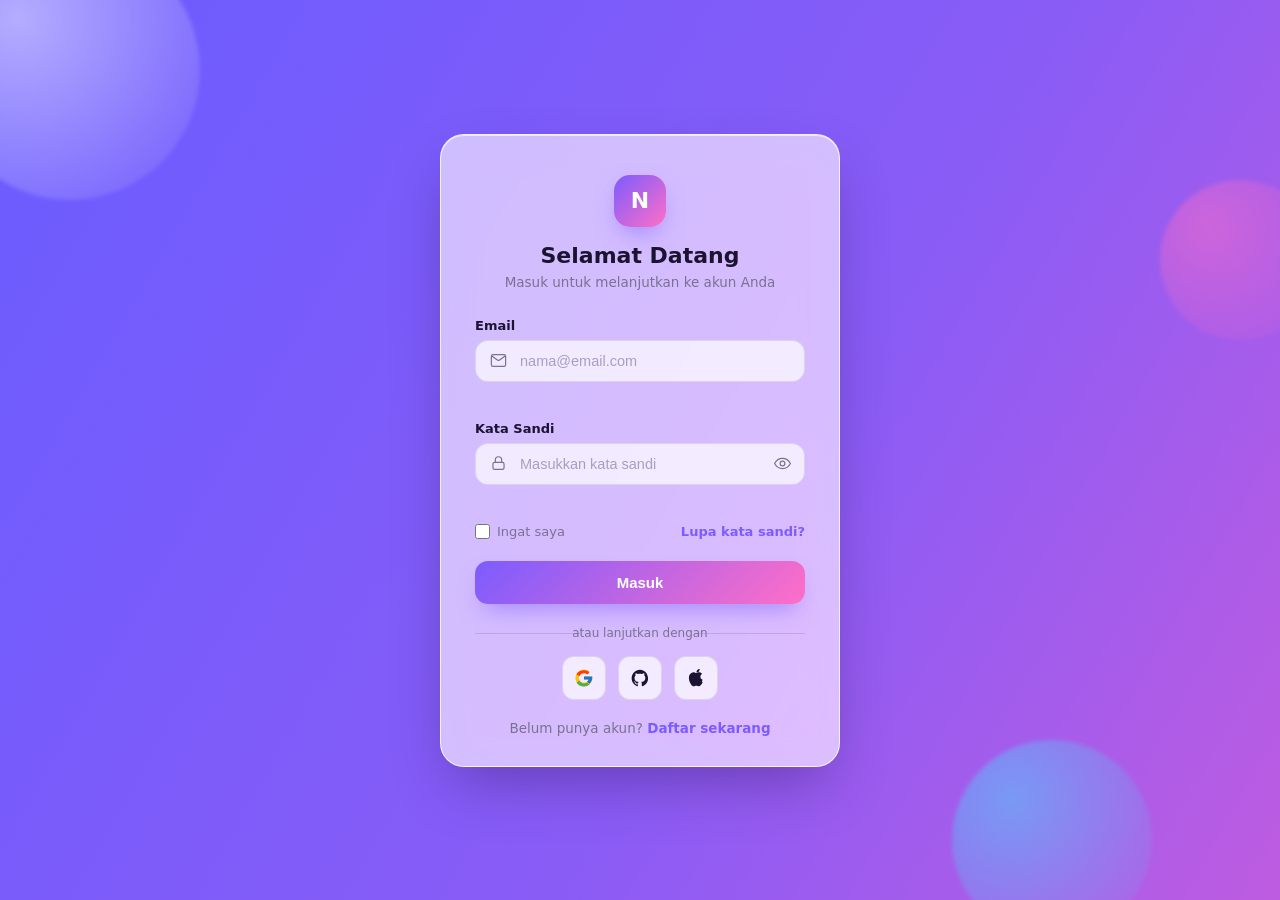
<file: index.html>
<!DOCTYPE html>
<html lang="id">
<head>
<meta charset="UTF-8">
<meta name="viewport" content="width=device-width, initial-scale=1.0">
<title>Login</title>
<link rel="stylesheet" href="style.css">
</head>
<body>

<div class="bg-shapes">
  <span class="shape s1"></span>
  <span class="shape s2"></span>
  <span class="shape s3"></span>
</div>

<div class="card" id="card">
  <div class="brand">
    <div class="logo">N</div>
    <h1>Selamat Datang</h1>
    <p class="subtitle">Masuk untuk melanjutkan ke akun Anda</p>
  </div>

  <form id="loginForm" novalidate>
    <div class="field">
      <label for="email">Email</label>
      <div class="input-wrap">
        <svg class="icon" viewBox="0 0 24 24" fill="none"><path d="M3 6.5C3 5.4 3.9 4.5 5 4.5H19C20.1 4.5 21 5.4 21 6.5V17.5C21 18.6 20.1 19.5 19 19.5H5C3.9 19.5 3 18.6 3 17.5V6.5Z" stroke="currentColor" stroke-width="1.5"/><path d="M4 6.5L11.1 11.6C11.6 12 12.4 12 12.9 11.6L20 6.5" stroke="currentColor" stroke-width="1.5" stroke-linecap="round"/></svg>
        <input type="email" id="email" name="email" placeholder="nama@email.com" autocomplete="email" required>
      </div>
      <span class="error" id="emailError"></span>
    </div>

    <div class="field">
      <label for="password">Kata Sandi</label>
      <div class="input-wrap">
        <svg class="icon" viewBox="0 0 24 24" fill="none"><rect x="5" y="10.5" width="14" height="9" rx="2" stroke="currentColor" stroke-width="1.5"/><path d="M8 10.5V7.5C8 5.29 9.79 3.5 12 3.5C14.21 3.5 16 5.29 16 7.5V10.5" stroke="currentColor" stroke-width="1.5"/></svg>
        <input type="password" id="password" name="password" placeholder="Masukkan kata sandi" autocomplete="current-password" required minlength="6">
        <button type="button" class="toggle-pass" id="togglePass" aria-label="Tampilkan kata sandi">
          <svg class="icon eye-open" viewBox="0 0 24 24" fill="none"><path d="M2 12C2 12 5.5 5.5 12 5.5C18.5 5.5 22 12 22 12C22 12 18.5 18.5 12 18.5C5.5 18.5 2 12 2 12Z" stroke="currentColor" stroke-width="1.5"/><circle cx="12" cy="12" r="3" stroke="currentColor" stroke-width="1.5"/></svg>
          <svg class="icon eye-closed" viewBox="0 0 24 24" fill="none" style="display:none"><path d="M3 3L21 21" stroke="currentColor" stroke-width="1.5" stroke-linecap="round"/><path d="M9.9 5.1C10.6 5 11.3 4.9 12 4.9C18.5 4.9 22 11.4 22 11.4C22 11.4 20.9 13.4 18.8 15.2M6.4 6.6C3.7 8.4 2 11.4 2 11.4C2 11.4 5.5 17.9 12 17.9C13.4 17.9 14.6 17.6 15.7 17.1" stroke="currentColor" stroke-width="1.5" stroke-linecap="round"/></svg>
        </button>
      </div>
      <span class="error" id="passwordError"></span>
    </div>

    <div class="row-between">
      <label class="checkbox">
        <input type="checkbox" id="remember">
        <span>Ingat saya</span>
      </label>
      <a href="#" class="link">Lupa kata sandi?</a>
    </div>

    <button type="submit" class="submit-btn" id="submitBtn">
      <span class="btn-text">Masuk</span>
      <span class="spinner" aria-hidden="true"></span>
    </button>

    <div class="divider"><span>atau lanjutkan dengan</span></div>

    <div class="social-row">
      <button type="button" class="social-btn" aria-label="Masuk dengan Google">
        <svg viewBox="0 0 48 48" width="20" height="20"><path fill="#FFC107" d="M43.6 20.5H42V20.5H24V27.5H35.3C33.7 32.1 29.4 35.5 24 35.5C17.1 35.5 11.5 29.9 11.5 23C11.5 16.1 17.1 10.5 24 10.5C27.1 10.5 29.9 11.6 32.1 13.5L37.1 8.5C33.7 5.4 29.1 3.5 24 3.5C12.7 3.5 3.5 12.7 3.5 24C3.5 35.3 12.7 44.5 24 44.5C35.3 44.5 44.5 35.3 44.5 24C44.5 22.8 44.3 21.6 43.6 20.5Z"/><path fill="#FF3D00" d="M6.3 14.7L12.9 19.5C14.6 15.4 18.9 12.5 24 12.5C27.1 12.5 29.9 13.6 32.1 15.5L37.1 10.5C33.7 7.4 29.1 5.5 24 5.5C16.4 5.5 9.8 9.6 6.3 14.7Z"/><path fill="#4CAF50" d="M24 44.5C29 44.5 33.5 42.7 36.9 39.7L31.3 35C29.4 36.4 26.9 37.3 24 37.3C18.9 37.3 14.6 34.3 12.9 30.2L6.3 35.1C9.7 40.4 16.4 44.5 24 44.5Z"/><path fill="#1976D2" d="M43.6 20.5H42V20.5H24V27.5H35.3C34.6 29.8 33.1 31.8 31.3 33.2L31.3 33.2L36.9 37.9C40.6 34.5 43.5 29.6 43.5 24C43.5 22.8 44.3 21.6 43.6 20.5Z"/></svg>
      </button>
      <button type="button" class="social-btn" aria-label="Masuk dengan GitHub">
        <svg viewBox="0 0 24 24" width="20" height="20" fill="currentColor"><path d="M12 2C6.48 2 2 6.58 2 12.25C2 16.77 4.87 20.6 8.84 21.94C9.34 22.03 9.5 21.71 9.5 21.43C9.5 21.19 9.49 20.4 9.49 19.55C7 20.06 6.35 18.94 6.15 18.35C6.03 18.05 5.53 17.15 5.09 16.91C4.73 16.72 4.21 16.21 5.08 16.2C5.9 16.19 6.48 16.98 6.68 17.29C7.62 18.9 9.11 18.45 9.68 18.18C9.77 17.5 10.04 17.05 10.34 16.79C7.94 16.53 5.44 15.57 5.44 11.72C5.44 10.62 5.82 9.71 6.7 9.01C6.58 8.75 6.24 7.71 6.8 6.34C6.8 6.34 7.67 6.07 9.5 7.3C10.27 7.09 11.09 6.98 11.91 6.98C12.73 6.98 13.55 7.09 14.32 7.3C16.15 6.06 17.02 6.34 17.02 6.34C17.58 7.71 17.24 8.75 17.12 9.01C18 9.71 18.38 10.61 18.38 11.72C18.38 15.58 15.87 16.53 13.47 16.79C13.85 17.11 14.18 17.75 14.18 18.72C14.18 20.11 14.17 21.08 14.17 21.43C14.17 21.71 14.33 22.04 14.82 21.94C16.8 21.27 18.53 20.06 19.77 18.42C21.02 16.79 21.7 14.79 21.7 12.72C21.7 6.58 17.22 2 12 2Z"/></svg>
      </button>
      <button type="button" class="social-btn" aria-label="Masuk dengan Apple">
        <svg viewBox="0 0 24 24" width="20" height="20" fill="currentColor"><path d="M16.4 1.2c.1 1.1-.3 2.1-1 2.9-.7.8-1.8 1.5-2.9 1.4-.1-1.1.3-2.2 1-3 .7-.8 1.9-1.4 2.9-1.3zM20 17.1c-.4.9-.8 1.7-1.4 2.5-.8 1.1-1.7 2.4-3.1 2.4-1.3 0-1.7-.8-3.1-.8-1.5 0-1.9.8-3.2.8-1.3 0-2.3-1.2-3.1-2.3-2.1-2.9-3.7-8.2-1.6-11.8 1-1.8 2.9-2.9 4.7-2.9 1.3 0 2.2.9 3.3.9 1.1 0 1.8-.9 3.3-.9 1.3 0 2.6.7 3.6 1.9-3.1 1.8-2.6 6.3.6 7.2-.2.7-.6 1.3-1 2z"/></svg>
      </button>
    </div>

    <p class="signup-text">Belum punya akun? <a href="#" class="link strong">Daftar sekarang</a></p>
  </form>
</div>

<script src="script.js"></script>
</body>
</html>
</file>
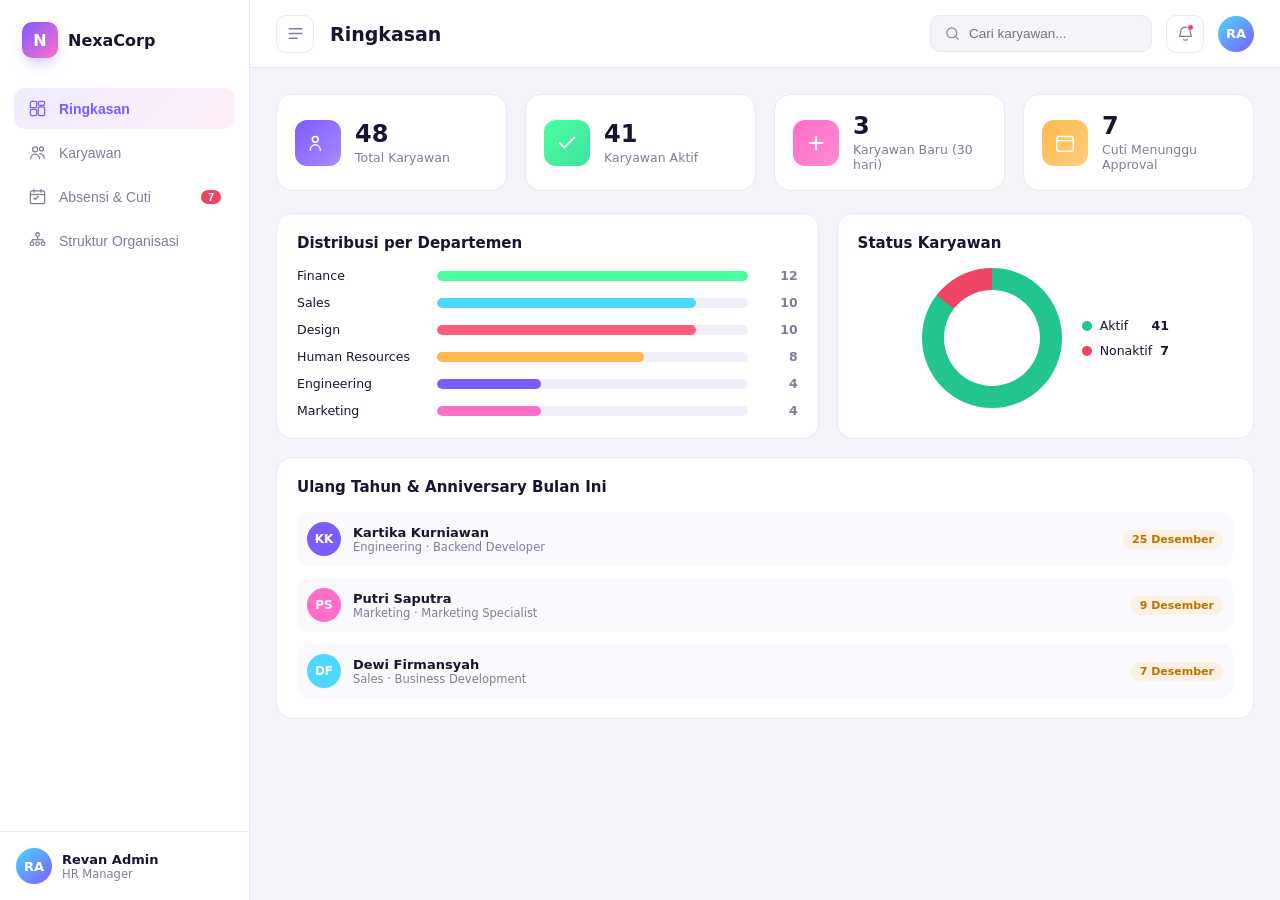
<file: dashboard.html>
<!DOCTYPE html>
<html lang="id">
<head>
<meta charset="UTF-8">
<meta name="viewport" content="width=device-width, initial-scale=1.0">
<title>Dashboard Karyawan</title>
<link rel="stylesheet" href="dashboard.css">
</head>
<body>

<div class="app">
  <div class="sidebar-overlay" id="sidebarOverlay"></div>

  <aside class="sidebar" id="sidebar">
    <div class="sidebar-brand">
      <div class="logo">N</div>
      <span class="brand-name">NexaCorp</span>
    </div>

    <nav class="nav">
      <button class="nav-item active" data-view="overview">
        <svg viewBox="0 0 24 24" fill="none"><rect x="3" y="3" width="8" height="8" rx="2" stroke="currentColor" stroke-width="1.6"/><rect x="13" y="3" width="8" height="5" rx="2" stroke="currentColor" stroke-width="1.6"/><rect x="13" y="10" width="8" height="11" rx="2" stroke="currentColor" stroke-width="1.6"/><rect x="3" y="13" width="8" height="8" rx="2" stroke="currentColor" stroke-width="1.6"/></svg>
        <span>Ringkasan</span>
      </button>
      <button class="nav-item" data-view="employees">
        <svg viewBox="0 0 24 24" fill="none"><circle cx="9" cy="8" r="3.2" stroke="currentColor" stroke-width="1.6"/><path d="M3.5 20C3.5 16.5 6 14 9 14C12 14 14.5 16.5 14.5 20" stroke="currentColor" stroke-width="1.6" stroke-linecap="round"/><circle cx="17" cy="7.5" r="2.5" stroke="currentColor" stroke-width="1.6"/><path d="M14.8 13.5C17.4 13.7 19.7 15.8 20.5 19" stroke="currentColor" stroke-width="1.6" stroke-linecap="round"/></svg>
        <span>Karyawan</span>
      </button>
      <button class="nav-item" data-view="leave">
        <svg viewBox="0 0 24 24" fill="none"><rect x="3" y="5" width="18" height="16" rx="2.5" stroke="currentColor" stroke-width="1.6"/><path d="M3 9.5H21" stroke="currentColor" stroke-width="1.6"/><path d="M7.5 3V6.5M16.5 3V6.5" stroke="currentColor" stroke-width="1.6" stroke-linecap="round"/><path d="M7.5 14L9.2 15.7L13 12" stroke="currentColor" stroke-width="1.6" stroke-linecap="round" stroke-linejoin="round"/></svg>
        <span>Absensi & Cuti</span>
        <span class="nav-badge" id="pendingBadge">0</span>
      </button>
      <button class="nav-item" data-view="orgchart">
        <svg viewBox="0 0 24 24" fill="none"><circle cx="12" cy="4.5" r="2.3" stroke="currentColor" stroke-width="1.6"/><path d="M12 6.8V11" stroke="currentColor" stroke-width="1.6"/><path d="M5 11H19" stroke="currentColor" stroke-width="1.6"/><path d="M5 11V13.5M19 11V13.5" stroke="currentColor" stroke-width="1.6"/><circle cx="5" cy="16" r="2.3" stroke="currentColor" stroke-width="1.6"/><circle cx="12" cy="16" r="2.3" stroke="currentColor" stroke-width="1.6"/><circle cx="19" cy="16" r="2.3" stroke="currentColor" stroke-width="1.6"/><path d="M12 13.5V13.7" stroke="currentColor" stroke-width="1.6"/></svg>
        <span>Struktur Organisasi</span>
      </button>
    </nav>

    <div class="sidebar-footer">
      <div class="user-mini">
        <div class="avatar-mini">RA</div>
        <div class="user-mini-info">
          <strong>Revan Admin</strong>
          <small>HR Manager</small>
        </div>
      </div>
    </div>
  </aside>

  <div class="main">
    <header class="topbar">
      <button class="icon-btn menu-toggle" id="menuToggle" aria-label="Buka menu">
        <svg viewBox="0 0 24 24" fill="none"><path d="M4 6H20M4 12H20M4 18H14" stroke="currentColor" stroke-width="1.8" stroke-linecap="round"/></svg>
      </button>
      <h2 class="page-title" id="pageTitle">Ringkasan</h2>

      <div class="topbar-actions">
        <div class="search-box">
          <svg viewBox="0 0 24 24" fill="none"><circle cx="11" cy="11" r="7" stroke="currentColor" stroke-width="1.6"/><path d="M20 20L16.5 16.5" stroke="currentColor" stroke-width="1.6" stroke-linecap="round"/></svg>
          <input type="text" id="globalSearch" placeholder="Cari karyawan...">
        </div>
        <button class="icon-btn" aria-label="Notifikasi">
          <svg viewBox="0 0 24 24" fill="none"><path d="M6 9.5C6 6 8.7 4 12 4C15.3 4 18 6 18 9.5C18 13 19.5 14 19.5 15.5H4.5C4.5 14 6 13 6 9.5Z" stroke="currentColor" stroke-width="1.6" stroke-linejoin="round"/><path d="M9.5 18.5C9.5 19.6 10.6 20.5 12 20.5C13.4 20.5 14.5 19.6 14.5 18.5" stroke="currentColor" stroke-width="1.6"/></svg>
          <span class="dot"></span>
        </button>
        <div class="avatar-mini topbar-avatar">RA</div>
      </div>
    </header>

    <div class="content">

      <!-- OVERVIEW -->
      <section class="view active" id="view-overview">
        <div class="stat-grid">
          <div class="stat-card">
            <div class="stat-icon" style="background:linear-gradient(135deg,#7c5cff,#a78bff)">
              <svg viewBox="0 0 24 24" fill="none"><circle cx="9" cy="8" r="3.2" stroke="white" stroke-width="1.6"/><path d="M3.5 20C3.5 16.5 6 14 9 14C12 14 14.5 16.5 14.5 20" stroke="white" stroke-width="1.6" stroke-linecap="round"/></svg>
            </div>
            <div class="stat-info">
              <span class="stat-value" data-count="0">0</span>
              <span class="stat-label">Total Karyawan</span>
            </div>
          </div>
          <div class="stat-card">
            <div class="stat-icon" style="background:linear-gradient(135deg,#4cff9e,#3ee2a0)">
              <svg viewBox="0 0 24 24" fill="none"><path d="M4 12L9 17L20 6" stroke="white" stroke-width="2" stroke-linecap="round" stroke-linejoin="round"/></svg>
            </div>
            <div class="stat-info">
              <span class="stat-value" data-count="0">0</span>
              <span class="stat-label">Karyawan Aktif</span>
            </div>
          </div>
          <div class="stat-card">
            <div class="stat-icon" style="background:linear-gradient(135deg,#ff6ec7,#ff8bd3)">
              <svg viewBox="0 0 24 24" fill="none"><path d="M12 5V19M5 12H19" stroke="white" stroke-width="2" stroke-linecap="round"/></svg>
            </div>
            <div class="stat-info">
              <span class="stat-value" data-count="0">0</span>
              <span class="stat-label">Karyawan Baru (30 hari)</span>
            </div>
          </div>
          <div class="stat-card">
            <div class="stat-icon" style="background:linear-gradient(135deg,#ffb84c,#ffcf80)">
              <svg viewBox="0 0 24 24" fill="none"><rect x="3" y="5" width="18" height="16" rx="2.5" stroke="white" stroke-width="1.6"/><path d="M3 9.5H21" stroke="white" stroke-width="1.6"/></svg>
            </div>
            <div class="stat-info">
              <span class="stat-value" data-count="0">0</span>
              <span class="stat-label">Cuti Menunggu Approval</span>
            </div>
          </div>
        </div>

        <div class="panel-grid">
          <div class="panel">
            <div class="panel-header">
              <h3>Distribusi per Departemen</h3>
            </div>
            <div class="bar-chart" id="deptChart"></div>
          </div>

          <div class="panel panel-donut">
            <div class="panel-header">
              <h3>Status Karyawan</h3>
            </div>
            <div class="donut-wrap">
              <div class="donut" id="statusDonut"></div>
              <div class="donut-legend" id="statusLegend"></div>
            </div>
          </div>

          <div class="panel panel-wide">
            <div class="panel-header">
              <h3>Ulang Tahun & Anniversary Bulan Ini</h3>
            </div>
            <div class="activity-list" id="birthdayList"></div>
          </div>
        </div>
      </section>

      <!-- EMPLOYEES -->
      <section class="view" id="view-employees">
        <div class="toolbar">
          <div class="search-box">
            <svg viewBox="0 0 24 24" fill="none"><circle cx="11" cy="11" r="7" stroke="currentColor" stroke-width="1.6"/><path d="M20 20L16.5 16.5" stroke="currentColor" stroke-width="1.6" stroke-linecap="round"/></svg>
            <input type="text" id="empSearch" placeholder="Cari nama atau jabatan...">
          </div>
          <select id="deptFilter" class="select-input">
            <option value="">Semua Departemen</option>
          </select>
          <select id="statusFilter" class="select-input">
            <option value="">Semua Status</option>
            <option value="active">Aktif</option>
            <option value="inactive">Nonaktif</option>
          </select>
          <button class="btn-primary" id="addEmpBtn">+ Tambah Karyawan</button>
        </div>

        <div class="table-wrap">
          <table class="data-table">
            <thead>
              <tr>
                <th data-sort="name">Nama</th>
                <th data-sort="department">Departemen</th>
                <th data-sort="position">Jabatan</th>
                <th data-sort="joinDate">Tgl Bergabung</th>
                <th data-sort="status">Status</th>
                <th></th>
              </tr>
            </thead>
            <tbody id="empTableBody"></tbody>
          </table>
        </div>

        <div class="pagination" id="pagination"></div>
      </section>

      <!-- LEAVE -->
      <section class="view" id="view-leave">
        <div class="stat-grid stat-grid-3">
          <div class="stat-card">
            <div class="stat-icon" style="background:linear-gradient(135deg,#ffb84c,#ffcf80)">
              <svg viewBox="0 0 24 24" fill="none"><path d="M12 8V12L15 15" stroke="white" stroke-width="1.8" stroke-linecap="round"/><circle cx="12" cy="12" r="9" stroke="white" stroke-width="1.6"/></svg>
            </div>
            <div class="stat-info">
              <span class="stat-value" id="leavePendingCount">0</span>
              <span class="stat-label">Menunggu Approval</span>
            </div>
          </div>
          <div class="stat-card">
            <div class="stat-icon" style="background:linear-gradient(135deg,#4cff9e,#3ee2a0)">
              <svg viewBox="0 0 24 24" fill="none"><path d="M4 12L9 17L20 6" stroke="white" stroke-width="2" stroke-linecap="round" stroke-linejoin="round"/></svg>
            </div>
            <div class="stat-info">
              <span class="stat-value" id="leaveApprovedCount">0</span>
              <span class="stat-label">Disetujui</span>
            </div>
          </div>
          <div class="stat-card">
            <div class="stat-icon" style="background:linear-gradient(135deg,#ef4565,#ff7a90)">
              <svg viewBox="0 0 24 24" fill="none"><path d="M6 6L18 18M18 6L6 18" stroke="white" stroke-width="2" stroke-linecap="round"/></svg>
            </div>
            <div class="stat-info">
              <span class="stat-value" id="leaveRejectedCount">0</span>
              <span class="stat-label">Ditolak</span>
            </div>
          </div>
        </div>

        <div class="panel">
          <div class="panel-header">
            <h3>Pengajuan Cuti & Izin</h3>
          </div>
          <div class="leave-list" id="leaveList"></div>
        </div>
      </section>

      <!-- ORG CHART -->
      <section class="view" id="view-orgchart">
        <div class="panel">
          <div class="panel-header">
            <h3>Struktur Organisasi per Departemen</h3>
          </div>
          <div class="orgchart" id="orgChart"></div>
        </div>
      </section>

    </div>
  </div>
</div>

<!-- Employee Detail Modal -->
<div class="modal-overlay" id="empModalOverlay">
  <div class="modal" id="empModal">
    <button class="modal-close" id="empModalClose">&times;</button>
    <div id="empModalContent"></div>
  </div>
</div>

<script src="data.js"></script>
<script src="dashboard.js"></script>
</body>
</html>
</file>
<file: style.css>
* { box-sizing: border-box; margin: 0; padding: 0; }

:root {
  --violet: #7c5cff;
  --pink: #ff6ec7;
  --cyan: #4cd8ff;
  --ink: #1b1330;
  --muted: #7a7290;
  --glass: rgba(255, 255, 255, 0.62);
  --glass-border: rgba(255, 255, 255, 0.8);
  --danger: #ef4565;
}

body {
  min-height: 100vh;
  display: flex;
  align-items: center;
  justify-content: center;
  font-family: "Segoe UI", system-ui, -apple-system, Roboto, sans-serif;
  background: linear-gradient(120deg, #6a5cff 0%, #8a5cf6 30%, #d75cd6 60%, #ff8bc6 100%);
  background-size: 200% 200%;
  animation: gradientShift 14s ease infinite;
  overflow: hidden;
  position: relative;
  padding: 24px;
}

@keyframes gradientShift {
  0% { background-position: 0% 50%; }
  50% { background-position: 100% 50%; }
  100% { background-position: 0% 50%; }
}

.bg-shapes { position: absolute; inset: 0; overflow: hidden; z-index: 0; }
.shape {
  position: absolute;
  border-radius: 50%;
  filter: blur(2px);
  opacity: 0.55;
  background: radial-gradient(circle at 30% 30%, rgba(255,255,255,0.9), rgba(255,255,255,0));
  animation: float 12s ease-in-out infinite;
}
.s1 { width: 260px; height: 260px; top: -60px; left: -60px; animation-delay: 0s; }
.s2 { width: 200px; height: 200px; bottom: -40px; right: 10%; animation-delay: 2s; background: radial-gradient(circle at 30% 30%, rgba(76,216,255,0.9), rgba(76,216,255,0)); }
.s3 { width: 160px; height: 160px; top: 20%; right: -40px; animation-delay: 4s; background: radial-gradient(circle at 30% 30%, rgba(255,110,199,0.9), rgba(255,110,199,0)); }

@keyframes float {
  0%, 100% { transform: translate(0, 0) scale(1); }
  50% { transform: translate(20px, -30px) scale(1.08); }
}

.card {
  position: relative;
  z-index: 1;
  width: 100%;
  max-width: 400px;
  background: var(--glass);
  border: 1px solid var(--glass-border);
  border-radius: 24px;
  padding: 40px 34px 30px;
  backdrop-filter: blur(18px) saturate(160%);
  -webkit-backdrop-filter: blur(18px) saturate(160%);
  box-shadow: 0 25px 60px -15px rgba(50, 20, 90, 0.45), inset 0 1px 0 rgba(255,255,255,0.6);
  animation: cardIn 0.6s cubic-bezier(.2,.8,.2,1);
}

@keyframes cardIn {
  from { opacity: 0; transform: translateY(24px) scale(0.98); }
  to { opacity: 1; transform: translateY(0) scale(1); }
}

.card.shake { animation: shake 0.45s; }
@keyframes shake {
  10%, 90% { transform: translateX(-1px); }
  20%, 80% { transform: translateX(2px); }
  30%, 50%, 70% { transform: translateX(-6px); }
  40%, 60% { transform: translateX(6px); }
}

.brand { text-align: center; margin-bottom: 28px; }
.logo {
  width: 52px; height: 52px;
  margin: 0 auto 16px;
  border-radius: 16px;
  display: flex; align-items: center; justify-content: center;
  font-weight: 700; font-size: 22px; color: white;
  background: linear-gradient(135deg, var(--violet), var(--pink));
  box-shadow: 0 10px 24px -8px rgba(124, 92, 255, 0.7);
}
.brand h1 { font-size: 22px; color: var(--ink); font-weight: 700; margin-bottom: 6px; }
.subtitle { font-size: 13.5px; color: var(--muted); }

.field { margin-bottom: 18px; }
.field label { display: block; font-size: 13px; font-weight: 600; color: var(--ink); margin-bottom: 7px; }

.input-wrap {
  position: relative;
  display: flex;
  align-items: center;
  background: rgba(255, 255, 255, 0.7);
  border: 1.5px solid rgba(120, 100, 160, 0.18);
  border-radius: 13px;
  transition: border-color 0.2s, box-shadow 0.2s, background 0.2s;
}
.input-wrap:focus-within {
  border-color: var(--violet);
  box-shadow: 0 0 0 4px rgba(124, 92, 255, 0.15);
  background: white;
}
.input-wrap .icon {
  width: 19px; height: 19px;
  margin-left: 13px;
  color: var(--muted);
  flex-shrink: 0;
}
.input-wrap input {
  flex: 1;
  border: none;
  outline: none;
  background: transparent;
  padding: 12px 12px;
  font-size: 14.5px;
  color: var(--ink);
  min-width: 0;
}
.input-wrap input::placeholder { color: #a89fc0; }

.toggle-pass {
  border: none;
  background: none;
  cursor: pointer;
  padding: 8px 12px;
  color: var(--muted);
  display: flex;
  align-items: center;
}
.toggle-pass:hover { color: var(--violet); }
.toggle-pass .icon { width: 19px; height: 19px; }

.field.invalid .input-wrap { border-color: var(--danger); background: rgba(239, 69, 101, 0.06); }
.error {
  display: block;
  min-height: 16px;
  font-size: 12px;
  color: var(--danger);
  margin-top: 5px;
  padding-left: 2px;
}

.row-between {
  display: flex;
  align-items: center;
  justify-content: space-between;
  margin-bottom: 22px;
  font-size: 13px;
}
.checkbox {
  display: flex;
  align-items: center;
  gap: 7px;
  color: var(--muted);
  cursor: pointer;
  user-select: none;
}
.checkbox input { width: 15px; height: 15px; accent-color: var(--violet); cursor: pointer; }
.link { color: var(--violet); text-decoration: none; font-weight: 600; }
.link:hover { text-decoration: underline; }
.link.strong { color: var(--violet); }

.submit-btn {
  width: 100%;
  border: none;
  border-radius: 13px;
  padding: 13px 0;
  font-size: 15px;
  font-weight: 700;
  color: white;
  background: linear-gradient(135deg, var(--violet), var(--pink));
  cursor: pointer;
  position: relative;
  display: flex;
  align-items: center;
  justify-content: center;
  gap: 8px;
  box-shadow: 0 12px 24px -10px rgba(124, 92, 255, 0.65);
  transition: transform 0.15s, box-shadow 0.15s, opacity 0.15s;
}
.submit-btn:hover { transform: translateY(-1px); box-shadow: 0 16px 28px -10px rgba(124, 92, 255, 0.75); }
.submit-btn:active { transform: translateY(0); }
.submit-btn:disabled { opacity: 0.75; cursor: default; }

.spinner {
  display: none;
  width: 16px; height: 16px;
  border: 2.5px solid rgba(255,255,255,0.4);
  border-top-color: white;
  border-radius: 50%;
}
.submit-btn.loading .spinner { display: inline-block; animation: spin 0.7s linear infinite; }
.submit-btn.loading .btn-text { opacity: 0.85; }
@keyframes spin { to { transform: rotate(360deg); } }

.divider {
  text-align: center;
  margin: 22px 0 16px;
  position: relative;
  font-size: 12px;
  color: var(--muted);
}
.divider::before, .divider::after {
  content: "";
  position: absolute;
  top: 50%;
  width: 32%;
  height: 1px;
  background: rgba(120, 100, 160, 0.25);
}
.divider::before { left: 0; }
.divider::after { right: 0; }

.social-row { display: flex; gap: 12px; justify-content: center; margin-bottom: 20px; }
.social-btn {
  width: 44px; height: 44px;
  border-radius: 12px;
  border: 1.5px solid rgba(120, 100, 160, 0.18);
  background: rgba(255,255,255,0.7);
  display: flex; align-items: center; justify-content: center;
  cursor: pointer;
  color: var(--ink);
  transition: transform 0.15s, box-shadow 0.15s, background 0.15s;
}
.social-btn:hover { transform: translateY(-2px); background: white; box-shadow: 0 8px 16px -6px rgba(50,20,90,0.25); }

.signup-text { text-align: center; font-size: 13.5px; color: var(--muted); }

@media (max-width: 420px) {
  .card { padding: 32px 22px 24px; border-radius: 20px; }
}
</file>
<file: dashboard.css>
* { box-sizing: border-box; margin: 0; padding: 0; }

:root {
  --violet: #7c5cff;
  --pink: #ff6ec7;
  --cyan: #4cd8ff;
  --ink: #1b1330;
  --muted: #837c96;
  --danger: #ef4565;
  --success: #22c58b;
  --warning: #ffb84c;
  --bg: #f5f4fa;
  --card: #ffffff;
  --border: #ebe8f3;
  --sidebar-w: 250px;
}

body {
  font-family: "Segoe UI", system-ui, -apple-system, Roboto, sans-serif;
  background: var(--bg);
  color: var(--ink);
}

.app { display: flex; min-height: 100vh; }

/* ---------- Sidebar ---------- */
.sidebar {
  width: var(--sidebar-w);
  flex-shrink: 0;
  background: #ffffff;
  border-right: 1px solid var(--border);
  display: flex;
  flex-direction: column;
  position: fixed;
  top: 0; left: 0; bottom: 0;
  z-index: 30;
  transition: transform 0.25s ease;
}

.sidebar-brand { display: flex; align-items: center; gap: 10px; padding: 22px 22px 20px; }
.sidebar-brand .logo {
  width: 36px; height: 36px; border-radius: 10px;
  background: linear-gradient(135deg, var(--violet), var(--pink));
  color: white; font-weight: 700; font-size: 16px;
  display: flex; align-items: center; justify-content: center;
  box-shadow: 0 8px 16px -6px rgba(124,92,255,0.5);
}
.brand-name { font-weight: 700; font-size: 16px; }

.nav { display: flex; flex-direction: column; gap: 3px; padding: 10px 14px; flex: 1; }
.nav-item {
  display: flex; align-items: center; gap: 12px;
  padding: 11px 14px;
  border: none; background: none;
  border-radius: 11px;
  color: var(--muted);
  font-size: 14px;
  font-weight: 500;
  cursor: pointer;
  text-align: left;
  position: relative;
  transition: background 0.15s, color 0.15s;
}
.nav-item svg { width: 19px; height: 19px; flex-shrink: 0; }
.nav-item:hover { background: #f3f1fb; color: var(--ink); }
.nav-item.active { background: linear-gradient(135deg, rgba(124,92,255,0.12), rgba(255,110,199,0.1)); color: var(--violet); font-weight: 600; }
.nav-badge {
  margin-left: auto;
  background: var(--danger);
  color: white;
  font-size: 11px;
  font-weight: 700;
  border-radius: 20px;
  padding: 1px 7px;
  display: none;
}
.nav-badge.show { display: inline-block; }

.sidebar-footer { padding: 16px; border-top: 1px solid var(--border); }
.user-mini { display: flex; align-items: center; gap: 10px; }
.user-mini-info { display: flex; flex-direction: column; font-size: 13px; }
.user-mini-info small { color: var(--muted); font-size: 11.5px; }

.avatar-mini {
  width: 36px; height: 36px; border-radius: 50%;
  background: linear-gradient(135deg, var(--cyan), var(--violet));
  color: white; font-weight: 700; font-size: 13px;
  display: flex; align-items: center; justify-content: center;
  flex-shrink: 0;
}

.sidebar-overlay { display: none; position: fixed; inset: 0; background: rgba(20,10,40,0.4); z-index: 25; }

/* ---------- Main ---------- */
.main { flex: 1; margin-left: var(--sidebar-w); display: flex; flex-direction: column; min-height: 100vh; }

.topbar {
  height: 68px;
  background: white;
  border-bottom: 1px solid var(--border);
  display: flex; align-items: center; gap: 16px;
  padding: 0 26px;
  position: sticky; top: 0; z-index: 20;
}
.menu-toggle { display: none; }
.page-title { font-size: 19px; font-weight: 700; flex-shrink: 0; }
.topbar-actions { margin-left: auto; display: flex; align-items: center; gap: 14px; }

.icon-btn {
  width: 38px; height: 38px; border-radius: 10px;
  border: 1px solid var(--border); background: white;
  display: flex; align-items: center; justify-content: center;
  cursor: pointer; color: var(--muted); position: relative;
}
.icon-btn svg { width: 19px; height: 19px; }
.icon-btn:hover { background: #f7f6fc; color: var(--violet); }
.icon-btn .dot { position: absolute; top: 8px; right: 9px; width: 7px; height: 7px; border-radius: 50%; background: var(--danger); border: 1.5px solid white; }

.search-box {
  display: flex; align-items: center; gap: 8px;
  background: #f5f4fa; border: 1px solid var(--border);
  border-radius: 10px; padding: 9px 13px;
  min-width: 220px;
}
.search-box svg { width: 17px; height: 17px; color: var(--muted); flex-shrink: 0; }
.search-box input { border: none; background: none; outline: none; font-size: 13.5px; width: 100%; color: var(--ink); }

.content { padding: 26px; flex: 1; }

.view { display: none; animation: fadeIn 0.3s ease; }
.view.active { display: block; }
@keyframes fadeIn { from { opacity: 0; transform: translateY(6px); } to { opacity: 1; transform: translateY(0); } }

/* ---------- Stat cards ---------- */
.stat-grid { display: grid; grid-template-columns: repeat(4, 1fr); gap: 18px; margin-bottom: 22px; }
.stat-grid-3 { grid-template-columns: repeat(3, 1fr); }
.stat-card {
  background: var(--card); border: 1px solid var(--border);
  border-radius: 16px; padding: 18px;
  display: flex; align-items: center; gap: 14px;
  transition: transform 0.15s, box-shadow 0.15s;
}
.stat-card:hover { transform: translateY(-2px); box-shadow: 0 12px 24px -12px rgba(30,20,60,0.15); }
.stat-icon { width: 46px; height: 46px; border-radius: 12px; display: flex; align-items: center; justify-content: center; flex-shrink: 0; }
.stat-icon svg { width: 22px; height: 22px; }
.stat-info { display: flex; flex-direction: column; }
.stat-value { font-size: 24px; font-weight: 700; line-height: 1.1; }
.stat-label { font-size: 12.5px; color: var(--muted); margin-top: 3px; }

/* ---------- Panels ---------- */
.panel-grid { display: grid; grid-template-columns: 1.3fr 1fr; gap: 18px; }
.panel-wide { grid-column: 1 / -1; }
.panel {
  background: var(--card); border: 1px solid var(--border);
  border-radius: 16px; padding: 20px;
}
.panel-header { margin-bottom: 16px; }
.panel-header h3 { font-size: 15px; font-weight: 700; }

.bar-chart { display: flex; flex-direction: column; gap: 12px; }
.bar-row { display: grid; grid-template-columns: 130px 1fr 40px; align-items: center; gap: 10px; font-size: 12.5px; }
.bar-track { height: 10px; background: #f0eef8; border-radius: 6px; overflow: hidden; }
.bar-fill { height: 100%; border-radius: 6px; transition: width 0.6s ease; }
.bar-count { text-align: right; color: var(--muted); font-weight: 600; }

.donut-wrap { display: flex; align-items: center; gap: 20px; justify-content: center; }
.donut { width: 140px; height: 140px; border-radius: 50%; flex-shrink: 0; position: relative; }
.donut::after { content: ""; position: absolute; inset: 22px; background: var(--card); border-radius: 50%; }
.donut-legend { display: flex; flex-direction: column; gap: 10px; font-size: 12.5px; }
.legend-item { display: flex; align-items: center; gap: 8px; }
.legend-dot { width: 10px; height: 10px; border-radius: 50%; flex-shrink: 0; }
.legend-item strong { margin-left: auto; }

.activity-list { display: flex; flex-direction: column; gap: 12px; }
.activity-item { display: flex; align-items: center; gap: 12px; padding: 10px; border-radius: 12px; background: #faf9fd; }
.activity-item .avatar-mini { width: 34px; height: 34px; font-size: 12px; }
.activity-info { display: flex; flex-direction: column; font-size: 13px; }
.activity-info small { color: var(--muted); font-size: 11.5px; }
.activity-tag { margin-left: auto; font-size: 11px; font-weight: 700; padding: 3px 9px; border-radius: 20px; }
.tag-birthday { background: rgba(255,184,76,0.15); color: #b87400; }
.tag-anniversary { background: rgba(124,92,255,0.15); color: var(--violet); }
.empty-state { text-align: center; color: var(--muted); font-size: 13px; padding: 20px 0; }

/* ---------- Toolbar & table ---------- */
.toolbar { display: flex; gap: 12px; margin-bottom: 18px; flex-wrap: wrap; }
.select-input {
  border: 1px solid var(--border); border-radius: 10px;
  padding: 9px 13px; font-size: 13.5px; background: white; color: var(--ink);
  cursor: pointer;
}
.btn-primary {
  border: none; border-radius: 10px; padding: 9px 18px;
  background: linear-gradient(135deg, var(--violet), var(--pink));
  color: white; font-weight: 600; font-size: 13.5px; cursor: pointer;
  margin-left: auto;
  box-shadow: 0 8px 16px -8px rgba(124,92,255,0.6);
  transition: transform 0.15s;
}
.btn-primary:hover { transform: translateY(-1px); }

.table-wrap { background: var(--card); border: 1px solid var(--border); border-radius: 16px; overflow: hidden; }
.data-table { width: 100%; border-collapse: collapse; }
.data-table th {
  text-align: left; font-size: 12px; text-transform: uppercase; letter-spacing: 0.03em;
  color: var(--muted); padding: 14px 18px; border-bottom: 1px solid var(--border);
  cursor: pointer; user-select: none; white-space: nowrap;
}
.data-table th:hover { color: var(--violet); }
.data-table td { padding: 13px 18px; border-bottom: 1px solid var(--border); font-size: 13.5px; vertical-align: middle; }
.data-table tbody tr { transition: background 0.15s; cursor: pointer; }
.data-table tbody tr:hover { background: #faf9fd; }
.data-table tbody tr:last-child td { border-bottom: none; }

.emp-cell { display: flex; align-items: center; gap: 11px; }
.emp-cell .avatar-mini { width: 34px; height: 34px; font-size: 12px; }
.emp-cell-info { display: flex; flex-direction: column; }
.emp-cell-info small { color: var(--muted); font-size: 11.5px; }

.badge { font-size: 11.5px; font-weight: 700; padding: 4px 10px; border-radius: 20px; display: inline-block; }
.badge-active { background: rgba(34,197,139,0.13); color: var(--success); }
.badge-inactive { background: rgba(239,69,101,0.12); color: var(--danger); }
.badge-pending { background: rgba(255,184,76,0.15); color: #b87400; }
.badge-approved { background: rgba(34,197,139,0.13); color: var(--success); }
.badge-rejected { background: rgba(239,69,101,0.12); color: var(--danger); }

.row-action { border: none; background: none; color: var(--muted); cursor: pointer; padding: 4px; }
.row-action:hover { color: var(--violet); }

.pagination { display: flex; align-items: center; justify-content: center; gap: 6px; margin-top: 18px; }
.page-btn {
  min-width: 34px; height: 34px; border-radius: 8px; border: 1px solid var(--border);
  background: white; color: var(--muted); cursor: pointer; font-size: 13px; font-weight: 600;
}
.page-btn:hover { background: #f7f6fc; }
.page-btn.active { background: linear-gradient(135deg, var(--violet), var(--pink)); color: white; border: none; }

/* ---------- Leave list ---------- */
.leave-list { display: flex; flex-direction: column; gap: 10px; }
.leave-item {
  display: flex; align-items: center; gap: 14px;
  padding: 14px; border: 1px solid var(--border); border-radius: 13px;
}
.leave-info { flex: 1; }
.leave-info .leave-name { font-weight: 600; font-size: 13.5px; }
.leave-info small { color: var(--muted); font-size: 12px; display: block; margin-top: 2px; }
.leave-actions { display: flex; gap: 8px; }
.leave-btn {
  border: 1px solid var(--border); background: white; border-radius: 8px;
  padding: 7px 13px; font-size: 12.5px; font-weight: 600; cursor: pointer; color: var(--muted);
}
.leave-btn.approve:hover { background: rgba(34,197,139,0.12); color: var(--success); border-color: transparent; }
.leave-btn.reject:hover { background: rgba(239,69,101,0.12); color: var(--danger); border-color: transparent; }

/* ---------- Org chart ---------- */
.orgchart { display: flex; flex-direction: column; gap: 22px; }
.org-dept { border: 1px solid var(--border); border-radius: 14px; padding: 16px; }
.org-dept-header { display: flex; align-items: center; gap: 10px; margin-bottom: 14px; }
.org-dept-dot { width: 10px; height: 10px; border-radius: 50%; }
.org-dept-header strong { font-size: 14px; }
.org-dept-header span { color: var(--muted); font-size: 12.5px; }
.org-manager {
  display: inline-flex; align-items: center; gap: 10px;
  background: #faf9fd; border: 1px solid var(--border);
  border-radius: 12px; padding: 8px 14px 8px 8px; margin-bottom: 12px;
}
.org-members { display: flex; flex-wrap: wrap; gap: 8px; padding-left: 6px; }
.org-member {
  display: flex; align-items: center; gap: 8px;
  background: white; border: 1px solid var(--border);
  border-radius: 20px; padding: 5px 12px 5px 5px;
  font-size: 12.5px;
}
.org-member .avatar-mini { width: 26px; height: 26px; font-size: 10px; }

/* ---------- Modal ---------- */
.modal-overlay {
  position: fixed; inset: 0; background: rgba(20,10,40,0.45);
  display: none; align-items: center; justify-content: center; z-index: 50; padding: 20px;
}
.modal-overlay.open { display: flex; }
.modal {
  background: white; border-radius: 20px; padding: 30px;
  width: 100%; max-width: 420px; position: relative;
  animation: modalIn 0.25s ease;
  max-height: 90vh; overflow-y: auto;
}
@keyframes modalIn { from { opacity: 0; transform: scale(0.95) translateY(10px); } to { opacity: 1; transform: scale(1) translateY(0); } }
.modal-close {
  position: absolute; top: 16px; right: 16px; border: none; background: #f5f4fa;
  width: 30px; height: 30px; border-radius: 50%; font-size: 18px; color: var(--muted); cursor: pointer;
}
.modal-close:hover { background: #ece9f7; }

.modal-emp-header { display: flex; flex-direction: column; align-items: center; text-align: center; margin-bottom: 20px; }
.modal-emp-header .avatar-mini { width: 68px; height: 68px; font-size: 24px; margin-bottom: 12px; }
.modal-emp-header h3 { font-size: 17px; }
.modal-emp-header p { color: var(--muted); font-size: 13px; margin-top: 3px; }

.modal-info-grid { display: grid; grid-template-columns: 1fr 1fr; gap: 14px; margin-top: 6px; }
.modal-info-item { background: #faf9fd; border-radius: 12px; padding: 10px 12px; }
.modal-info-item label { display: block; font-size: 11px; color: var(--muted); margin-bottom: 3px; text-transform: uppercase; letter-spacing: 0.03em; }
.modal-info-item span { font-size: 13.5px; font-weight: 600; }

/* ---------- Responsive ---------- */
@media (max-width: 1100px) {
  .panel-grid { grid-template-columns: 1fr; }
  .stat-grid { grid-template-columns: repeat(2, 1fr); }
}

@media (max-width: 880px) {
  .sidebar { transform: translateX(-100%); }
  .sidebar.open { transform: translateX(0); box-shadow: 0 0 40px rgba(0,0,0,0.2); }
  .sidebar-overlay.show { display: block; }
  .main { margin-left: 0; }
  .menu-toggle { display: flex; }
  .search-box { display: none; }
  .stat-grid, .stat-grid-3 { grid-template-columns: repeat(2, 1fr); }
}

@media (max-width: 560px) {
  .content { padding: 16px; }
  .stat-grid, .stat-grid-3 { grid-template-columns: 1fr; }
  .toolbar { flex-direction: column; align-items: stretch; }
  .btn-primary { margin-left: 0; }
  .topbar { padding: 0 16px; }
  .page-title { font-size: 16px; }
  .modal-info-grid { grid-template-columns: 1fr; }
}
</file>
